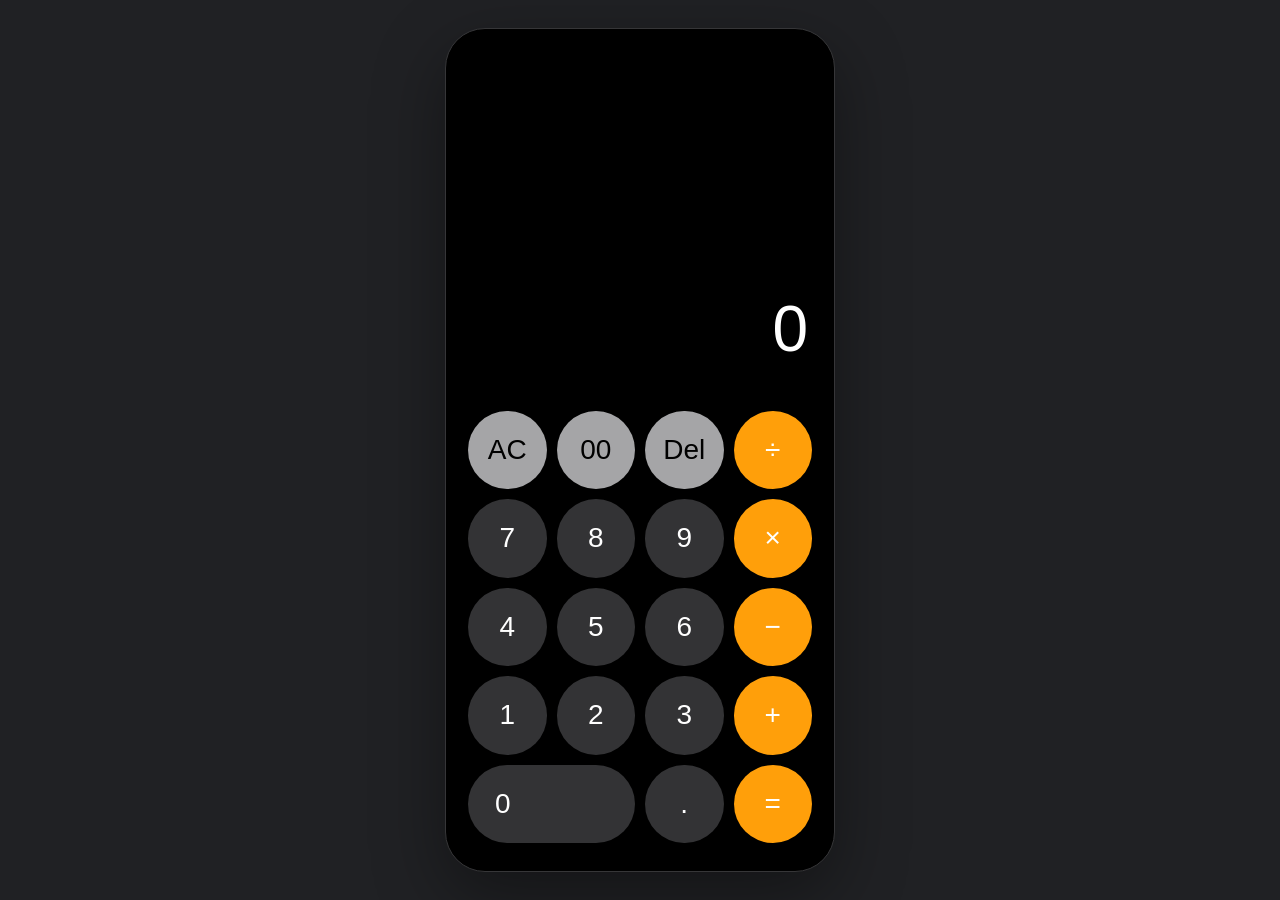
<file: index.html>
<!DOCTYPE html>
<html lang="en">
<head>
    <link rel="stylesheet" href="style.css">
    <meta charset="UTF-8">
    <meta name="viewport" content="width=device-width, initial-scale=1.0">
    <title>Document</title>
</head>
<body>
    <div class="calculator">
        <input type="text" class="calculator-screen" name="display" readonly placeholder="0"><br><br>

        <div class="keys" aria-label="Calculator keys">
            <button class="key utility" type="button">AC</button>
            <button class="key utility" type="button">00</button>
            <button class="key utility" type="button">Del</button>
            <button class="key operator" type="button">÷</button><br><br>

            <button class="key" type="button">7</button>
            <button class="key" type="button">8</button>
            <button class="key" type="button">9</button>
            <button class="key operator" type="button">×</button><br><br>

            <button class="key" type="button">4</button>
            <button class="key" type="button">5</button>
            <button class="key" type="button">6</button>
            <button class="key operator" type="button">−</button><br><br>

            <button class="key" type="button">1</button>
            <button class="key" type="button">2</button>
            <button class="key" type="button">3</button>
            <button class="key operator" type="button">+</button><br><br>

            <button class="key zero" type="button">0</button>
            <button class="key" type="button">.</button>
            <button class="key equals" type="button">=</button><br><br>
        </div>
    </div>
    
</body>
</html>
</file>
<file: style.css>
* {
    box-sizing: border-box;
}

body {
    display: flex;
    align-items: center;
    justify-content: center;
    min-height: 100vh;
    margin: 0;
    padding: 16px;
    background: #202124;
    font-family: -apple-system, BlinkMacSystemFont, "Segoe UI", sans-serif;
}

.calculator {
    display: flex;
    flex-direction: column;
    justify-content: flex-end;
    width: min(100%, 390px);
    min-height: min(100vh, 844px);
    padding: 30px 22px 28px;
    overflow: hidden;
    border: 1px solid #363638;
    border-radius: 40px;
    background: #000;
    box-shadow: 0 24px 70px rgb(0 0 0 / 38%);
}

.calculator>br,
.keys>br {
    display: none;
}

.calculator-screen {
    width: 100%;
    height: 132px;
    flex: 0 0 132px;
    margin: 0 0 16px;
    padding: 0 4px;
    border: 0;
    outline: 0;
    background: transparent;
    color: #fff;
    font: inherit;
    font-size: 64px;
    text-align: right;
}

.calculator-screen::placeholder {
    color: #fff;
    opacity: 1;
}

.keys {
    display: grid;
    grid-template-columns: repeat(4, minmax(0, 1fr));
    gap: 10px;
}

.key {
    display: grid;
    place-items: center;
    width: 100%;
    aspect-ratio: 1;
    padding: 0;
    border: 0;
    border-radius: 50%;
    background: #333335;
    color: #fff;
    font: inherit;
    font-size: 28px;
    cursor: pointer;
    -webkit-tap-highlight-color: transparent;
}

.key.utility {
    background: #a5a5a7;
    color: #000;
}

.key.operator,
.key.equals {
    background: #ff9f0a;
    color: #fff;
}

.key.zero {
    grid-column: span 2;
    aspect-ratio: auto;
    justify-content: start;
    height: 100%;
    padding-left: 27px;
    border-radius: 999px;
}

.key:hover {
    filter: brightness(1.18);
}

.key:active {
    filter: brightness(1.45);
}

@media (max-width: 360px) {
    .calculator {
        padding-right: 16px;
        padding-left: 16px;
        border-radius: 32px;
    }

    .keys {
        gap: 8px;
    }

    .key {
        font-size: 25px;
    }
}
</file>
